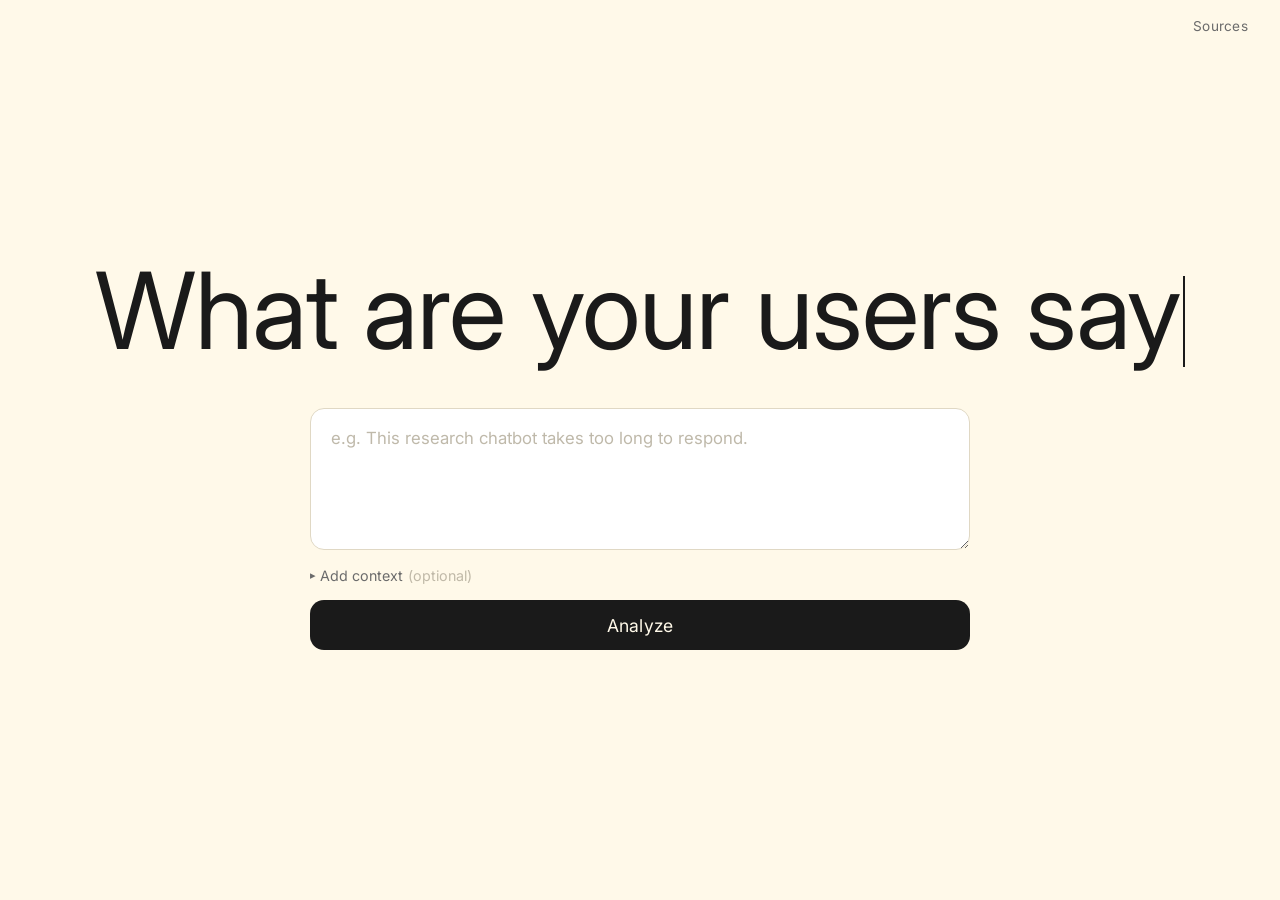
<file: templates/index.html>
<!DOCTYPE html>
<html lang="en">
<head>
  <meta charset="UTF-8" />
  <meta name="viewport" content="width=device-width, initial-scale=1.0" />
  <title>EvalOps</title>
  <link rel="preconnect" href="https://fonts.googleapis.com" />
  <link rel="preconnect" href="https://fonts.gstatic.com" crossorigin />
  <link href="https://fonts.googleapis.com/css2?family=Instrument+Serif:ital@0;1&family=Inter:wght@400;500;600;700&display=swap" rel="stylesheet" />
  <link rel="stylesheet" href="/static/style.css" />
</head>
<body>
  <nav class="site-nav">
    <a class="nav-link" href="/sources">Sources</a>
  </nav>
  <div class="page-wrapper">

    <div class="hero" id="hero">
      <h1 class="main-title">What are your users saying?</h1>

      <div class="input-group" id="input-group">
        <textarea
          id="feedback-input"
          placeholder="e.g. This research chatbot takes too long to respond."
          rows="4"
          spellcheck="false"
        ></textarea>

        <details class="context-toggle">
          <summary>Add context <span class="optional-label">(optional)</span></summary>
          <div class="context-fields">
            <label class="context-label" for="model-context-input">Model context</label>
            <textarea
              id="model-context-input"
              placeholder="What does the model do? (e.g. research assistant for students)"
              rows="2"
            ></textarea>
            <label class="context-label" for="stakeholder-context-input">User context</label>
            <textarea
              id="stakeholder-context-input"
              placeholder="Who is giving this feedback? (e.g. undergraduate Economics student)"
              rows="2"
            ></textarea>
          </div>
        </details>

        <button id="analyze-btn">Analyze</button>
        <div class="spinner hidden" id="spinner"></div>
        <p class="error-msg hidden" id="error-msg"></p>
      </div>
    </div>

    <section class="results hidden" id="results-section">
      <div class="interpretation" id="interpretation"></div>
      <p class="bundle-explanation" id="bundle-explanation"></p>
      <div class="metrics-grid" id="metrics-grid"></div>
    </section>

  </div>

  <script src="/static/app.js"></script>
</body>
</html>
</file>
<file: static/style.css>
/* ── Design tokens ── */
:root {
  --bg:           #fff9e9;
  --text:         #1a1a1a;
  --muted:        #6b6b6b;
  --border:       #e0d8c4;
  --card-bg:      #ffffff;
  --btn-bg:       #1a1a1a;
  --btn-text:     #fff9e9;
  --radius:       14px;
  --radius-sm:    8px;
  --transition:   0.55s cubic-bezier(0.4, 0, 0.2, 1);

  /* Type badge fills */
  --badge-interaction: #dbeafe;
  --badge-model:       #fef3c7;
  --badge-survey:      #d1fae5;
  --badge-workflow:    #ede9fe;

  /* Eval mode tag fills */
  --tag-online:   #fce7f3;
  --tag-offline:  #e0e7ff;
  --tag-survey:   #d1fae5;
}

/* ── Reset & base ── */
*, *::before, *::after { box-sizing: border-box; margin: 0; padding: 0; }

html { scroll-behavior: smooth; }

body {
  background: var(--bg);
  color: var(--text);
  font-family: 'Inter', system-ui, -apple-system, sans-serif;
  min-height: 100vh;
  -webkit-font-smoothing: antialiased;
}

/* ── Nav ── */
.site-nav {
  position: fixed;
  top: 0;
  left: 0;
  right: 0;
  z-index: 100;
  display: flex;
  justify-content: flex-end;
  padding: 1.1rem 2rem;
  pointer-events: none;
}

.nav-link {
  pointer-events: all;
  font-family: 'Inter', system-ui, -apple-system, sans-serif;
  font-size: 0.85rem;
  color: var(--muted);
  text-decoration: none;
  letter-spacing: 0.02em;
  transition: color 0.2s;
}

.nav-link:hover {
  color: var(--text);
}

/* ── Page wrapper ── */
.page-wrapper {
  display: flex;
  flex-direction: column;
  align-items: center;
}

/* ── Hero ── */
.hero {
  display: flex;
  flex-direction: column;
  align-items: center;
  justify-content: center;
  width: 100%;
  min-height: 100vh;
  padding: 4rem 2rem;
  transition:
    min-height   var(--transition),
    padding      var(--transition);
}

.hero.has-results {
  min-height: 0;
  padding: 4rem 2rem 2.5rem;
}

/* ── Title ── */
.main-title {
  font-size: clamp(3.8rem, 9.5vw, 6.65rem);
  font-weight: 400;
  text-align: center;
  line-height: 1.15;
  letter-spacing: -0.01em;
  margin-bottom: 2.25rem;
  transition:
    font-size    var(--transition),
    margin-bottom var(--transition);
}

.hero.has-results .main-title {
  font-size: clamp(2.565rem, 4.75vw, 3.61rem);
  margin-bottom: 1.5rem;
}

/* ── Input group ── */
.input-group {
  width: min(660px, 90vw);
  display: flex;
  flex-direction: column;
  gap: 0.75rem;
}

/* Main textarea */
#feedback-input {
  width: 100%;
  padding: 1rem 1.25rem;
  background: var(--card-bg);
  border: 1.5px solid var(--border);
  border-radius: var(--radius);
  font-family: 'Inter', system-ui, -apple-system, sans-serif;
  font-size: 1.05rem;
  color: var(--text);
  resize: vertical;
  outline: none;
  transition: border-color 0.2s;
  line-height: 1.6;
}

#feedback-input:focus {
  border-color: #aaa;
}

#feedback-input::placeholder {
  color: #bfb9aa;
}

/* Optional context toggle */
.context-toggle {
  font-family: 'Inter', system-ui, -apple-system, sans-serif;
  font-size: 0.8925rem;
  color: var(--muted);
  cursor: pointer;
}

.context-toggle summary {
  list-style: none;
  display: flex;
  align-items: center;
  gap: 0.3rem;
  padding: 0.3rem 0;
  user-select: none;
  width: fit-content;
}

.context-toggle summary::-webkit-details-marker { display: none; }

.context-toggle summary::before {
  content: '▸';
  display: inline-block;
  transition: transform 0.2s;
  font-size: 0.7rem;
}

.context-toggle[open] summary::before {
  transform: rotate(90deg);
}

.optional-label {
  color: #c0b9a8;
}

.context-fields {
  display: flex;
  flex-direction: column;
  gap: 0.6rem;
  margin-top: 0.75rem;
}

.context-label {
  font-family: 'Inter', system-ui, -apple-system, sans-serif;
  font-size: 0.8rem;
  color: var(--muted);
  margin-bottom: -0.2rem;
}

.context-fields textarea {
  width: 100%;
  padding: 0.75rem 1rem;
  background: var(--card-bg);
  border: 1.5px solid var(--border);
  border-radius: var(--radius-sm);
  font-family: 'Inter', system-ui, -apple-system, sans-serif;
  font-size: 0.91875rem;
  color: var(--text);
  resize: none;
  outline: none;
  transition: border-color 0.2s;
  line-height: 1.5;
}

.context-fields textarea:focus { border-color: #aaa; }
.context-fields textarea::placeholder { color: #c8c0b0; }

/* Analyze button */
#analyze-btn {
  display: block;
  width: 100%;
  padding: 0.9rem 2rem;
  background: var(--btn-bg);
  color: var(--btn-text);
  border: none;
  border-radius: var(--radius);
  font-family: 'Inter', system-ui, -apple-system, sans-serif;
  font-size: 1.1025rem;
  letter-spacing: 0.01em;
  cursor: pointer;
  transition: opacity 0.2s, transform 0.15s;
}

#analyze-btn:hover:not(:disabled) {
  opacity: 0.85;
  transform: translateY(-1px);
}

#analyze-btn:active:not(:disabled) {
  transform: translateY(0);
}

#analyze-btn:disabled {
  opacity: 0.35;
  cursor: not-allowed;
}

/* Spinner */
.spinner {
  width: 22px;
  height: 22px;
  border: 2px solid var(--border);
  border-top-color: var(--text);
  border-radius: 50%;
  animation: spin 0.75s linear infinite;
  margin: 0.25rem auto 0;
}

@keyframes spin { to { transform: rotate(360deg); } }

/* Typewriter cursor */
.type-cursor {
  display: inline-block;
  width: 2px;
  height: 0.85em;
  background: var(--text);
  margin-left: 3px;
  vertical-align: middle;
  animation: blink-cursor 1s step-end infinite;
}

@keyframes blink-cursor {
  0%, 100% { opacity: 1; }
  50%       { opacity: 0; }
}

/* Error */
.error-msg {
  font-family: system-ui, sans-serif;
  font-size: 0.85rem;
  color: #c0392b;
  text-align: center;
}

.hidden { display: none !important; }

/* ── Results section ── */
.results {
  width: 100%;
  max-width: 1120px;
  padding: 0 2rem 5rem;
}

/* Interpretation block */
.interpretation {
  margin-bottom: 1.25rem;
  display: flex;
  flex-direction: column;
  align-items: center;
  gap: 0.75rem;
  text-align: center;
}

.interpretation .summary {
  font-size: 1rem;
  color: var(--muted);
  font-family: system-ui, sans-serif;
  max-width: 620px;
  line-height: 1.6;
}

.label-row {
  display: flex;
  flex-wrap: wrap;
  gap: 0.4rem;
  justify-content: center;
}

.label-chip {
  display: inline-block;
  font-family: system-ui, sans-serif;
  font-size: 0.72rem;
  letter-spacing: 0.04em;
  text-transform: uppercase;
  padding: 0.25em 0.7em;
  border-radius: 20px;
  border: 1px solid var(--border);
  color: var(--muted);
}

/* Problem categorization (tech stack + nature) */
.categorization-row {
  display: flex;
  flex-wrap: wrap;
  align-items: center;
  justify-content: center;
  gap: 0.5rem;
  margin-top: 0.75rem;
  font-family: system-ui, sans-serif;
  font-size: 0.72rem;
}

.categorization-label {
  font-weight: 600;
  letter-spacing: 0.04em;
  text-transform: uppercase;
  color: var(--muted);
  margin-right: 0.1rem;
}

.label-chip.stack[data-stack="frontend"] { background: #e2efff; color: #1d4ea0; border-color: #b9d6ff; }
.label-chip.stack[data-stack="backend"]  { background: #e0f0d8; color: #2d6b1e; border-color: #b9d6a7; }
.label-chip.stack[data-stack="model"]    { background: #ede2ff; color: #5b2c9c; border-color: #cdb6f0; }
.label-chip.stack[data-stack="infra"]    { background: #fff1cc; color: #8a6500; border-color: #ecd58a; }
.label-chip.stack[data-stack="mixed"]    { background: #efefef; color: #444; border-color: #d4d4d4; }

.label-chip.nature[data-nature="bug"]          { background: #fde2e2; color: #a00; border-color: #f4b0b0; }
.label-chip.nature[data-nature="design"]       { background: #d8f0ec; color: #1c6b5c; border-color: #a7d6cd; }
.label-chip.nature[data-nature="design+bug"]   { background: #fff0d6; color: #8a4900; border-color: #ecc78a; }

/* Bundle explanation */
.bundle-explanation {
  font-family: system-ui, sans-serif;
  font-size: 0.9rem;
  color: var(--muted);
  text-align: center;
  max-width: 680px;
  margin: 0 auto 2.25rem;
  line-height: 1.65;
  font-style: italic;
}

/* ── Metrics grid ── */
.metrics-grid {
  display: grid;
  grid-template-columns: repeat(auto-fill, minmax(300px, 1fr));
  gap: 1.1rem;
}

/* ── Metric card ── */
.metric-card {
  background: var(--card-bg);
  border: 1px solid var(--border);
  border-radius: var(--radius);
  padding: 1.35rem 1.5rem 1.5rem;
  opacity: 0;
  transform: translateY(18px);
  transition: opacity 0.38s ease, transform 0.38s ease;
}

.metric-card.visible {
  opacity: 1;
  transform: translateY(0);
}

/* Card header row */
.card-header {
  display: flex;
  align-items: center;
  gap: 0.4rem;
  margin-bottom: 0.65rem;
  flex-wrap: wrap;
}

.type-badge {
  display: inline-block;
  font-family: system-ui, sans-serif;
  font-size: 0.67rem;
  font-weight: 600;
  letter-spacing: 0.07em;
  text-transform: uppercase;
  padding: 0.22em 0.6em;
  border-radius: 4px;
  color: #444;
}

.metric-card[data-type="interaction"] .type-badge { background: var(--badge-interaction); }
.metric-card[data-type="model"]       .type-badge { background: var(--badge-model); }
.metric-card[data-type="survey"]      .type-badge { background: var(--badge-survey); }
.metric-card[data-type="workflow"]    .type-badge { background: var(--badge-workflow); }

.eval-tag {
  display: inline-block;
  font-family: system-ui, sans-serif;
  font-size: 0.64rem;
  padding: 0.2em 0.55em;
  border-radius: 4px;
  color: #555;
}

.eval-tag[data-mode="online"]  { background: var(--tag-online); }
.eval-tag[data-mode="offline"] { background: var(--tag-offline); }
.eval-tag[data-mode="survey"]  { background: var(--tag-survey); }

.card-title {
  font-family: 'Inter', system-ui, -apple-system, sans-serif;
  font-size: 1.05rem;
  font-weight: 400;
  line-height: 1.3;
  margin-bottom: 0.5rem;
  color: var(--text);
}

.card-desc {
  font-family: system-ui, sans-serif;
  font-size: 0.82rem;
  color: var(--muted);
  line-height: 1.6;
}

/* ── Card hover expansion ── */
.metric-card {
  cursor: default;
}

.card-details {
  max-height: 0;
  overflow: hidden;
  transition: max-height 0.4s ease;
}

.metric-card:hover .card-details {
  max-height: 600px;
}

.card-details-inner {
  padding-top: 1rem;
  border-top: 1px solid var(--border);
  margin-top: 0.85rem;
}

.card-details-heading {
  font-family: 'Inter', system-ui, -apple-system, sans-serif;
  font-size: 0.78rem;
  font-weight: 700;
  letter-spacing: 0.05em;
  text-transform: uppercase;
  color: var(--muted);
  margin-bottom: 0.6rem;
}

.card-steps {
  list-style: none;
  display: flex;
  flex-direction: column;
  gap: 0.5rem;
  margin-bottom: 0.85rem;
}

.card-steps li {
  font-family: system-ui, sans-serif;
  font-size: 0.8rem;
  color: var(--text);
  line-height: 1.55;
  display: flex;
  gap: 0.6rem;
  align-items: baseline;
}

.step-num {
  flex-shrink: 0;
  width: 1.3em;
  height: 1.3em;
  background: var(--border);
  border-radius: 50%;
  font-size: 0.68rem;
  font-weight: 600;
  display: flex;
  align-items: center;
  justify-content: center;
  color: var(--muted);
  line-height: 1;
}

.card-sources {
  font-family: system-ui, sans-serif;
  font-size: 0.73rem;
  color: #b0a898;
  letter-spacing: 0.02em;
}

.card-source-link {
  color: #b0a898;
  text-decoration: none;
  transition: color 0.15s;
}

.card-source-link:hover {
  color: var(--text);
}

/* ── Responsive ── */
@media (max-width: 600px) {
  .metrics-grid {
    grid-template-columns: 1fr;
  }
}

/* ── Sources page ── */
.sources-page {
  width: min(760px, 90vw);
  padding: 7rem 0 5rem;
}

.sources-title {
  font-family: 'Instrument Serif', Georgia, serif;
  font-size: clamp(2rem, 4vw, 3rem);
  font-weight: 400;
  margin-bottom: 0.6rem;
}

.sources-subtitle {
  font-family: system-ui, sans-serif;
  font-size: 0.9rem;
  color: var(--muted);
  line-height: 1.6;
  margin-bottom: 2.5rem;
}

.sources-list {
  list-style: none;
  display: flex;
  flex-direction: column;
  gap: 0;
}

.source-item {
  display: flex;
  gap: 1rem;
  padding: 1.1rem 0;
  border-bottom: 1px solid var(--border);
  align-items: baseline;
}

.source-item:first-child {
  border-top: 1px solid var(--border);
}

.source-item:target {
  animation: source-highlight 2.2s ease forwards;
}

@keyframes source-highlight {
  0%   { background: #f0e8c8; }
  30%  { background: #f0e8c8; }
  100% { background: transparent; }
}

.source-num {
  font-family: 'Inter', system-ui, -apple-system, sans-serif;
  font-size: 0.78rem;
  color: #c0b9a8;
  flex-shrink: 0;
  width: 2.5rem;
  padding-top: 0.1rem;
}

.source-body {
  display: flex;
  flex-direction: column;
  gap: 0.3rem;
}

.source-name {
  font-family: 'Inter', system-ui, -apple-system, sans-serif;
  font-size: 0.95rem;
  color: var(--text);
  line-height: 1.4;
  text-decoration: none;
}

a.source-name:hover {
  text-decoration: underline;
  text-underline-offset: 3px;
}

.source-meta {
  display: flex;
  align-items: center;
  gap: 0.75rem;
  flex-wrap: wrap;
}

.source-type {
  font-family: system-ui, sans-serif;
  font-size: 0.68rem;
  font-weight: 600;
  letter-spacing: 0.06em;
  text-transform: uppercase;
  color: var(--muted);
  background: var(--border);
  padding: 0.18em 0.55em;
  border-radius: 4px;
}

.source-note {
  font-family: system-ui, sans-serif;
  font-size: 0.78rem;
  color: var(--muted);
  line-height: 1.5;
  font-style: italic;
}
</file>
